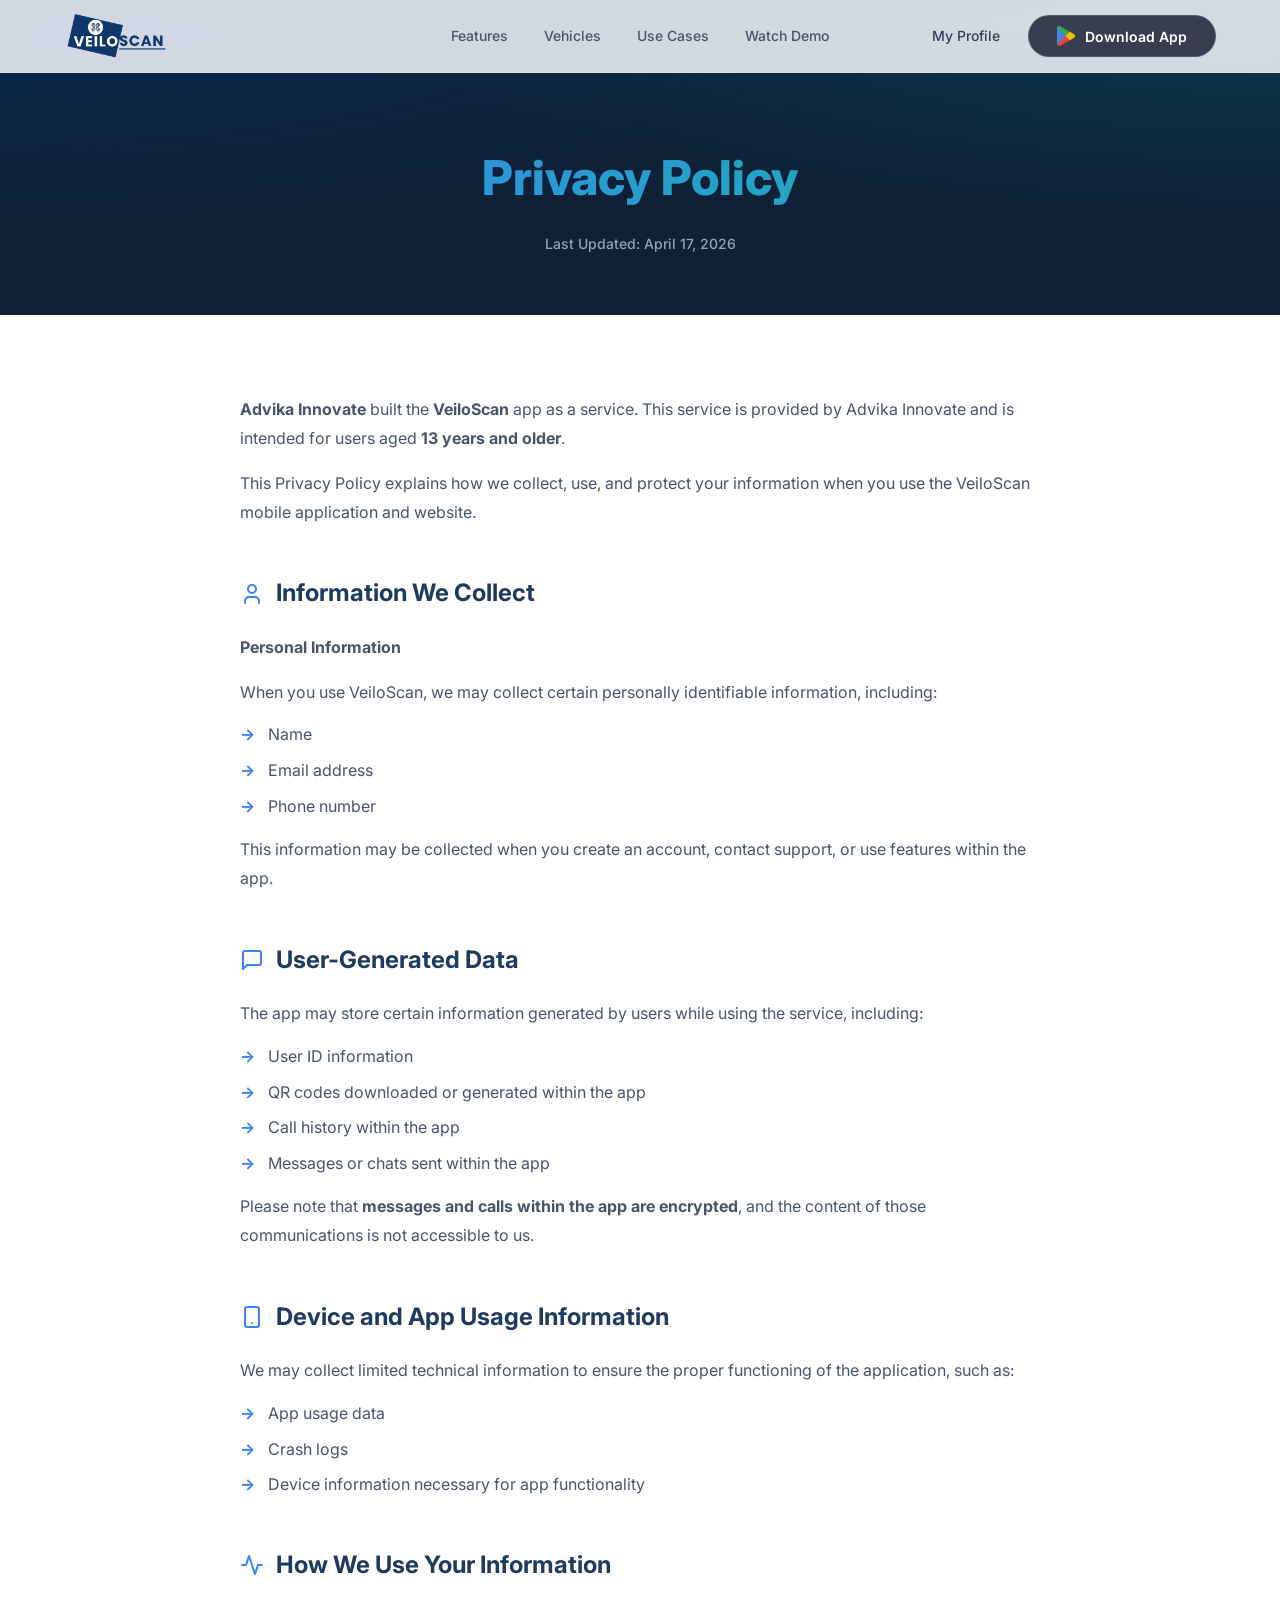
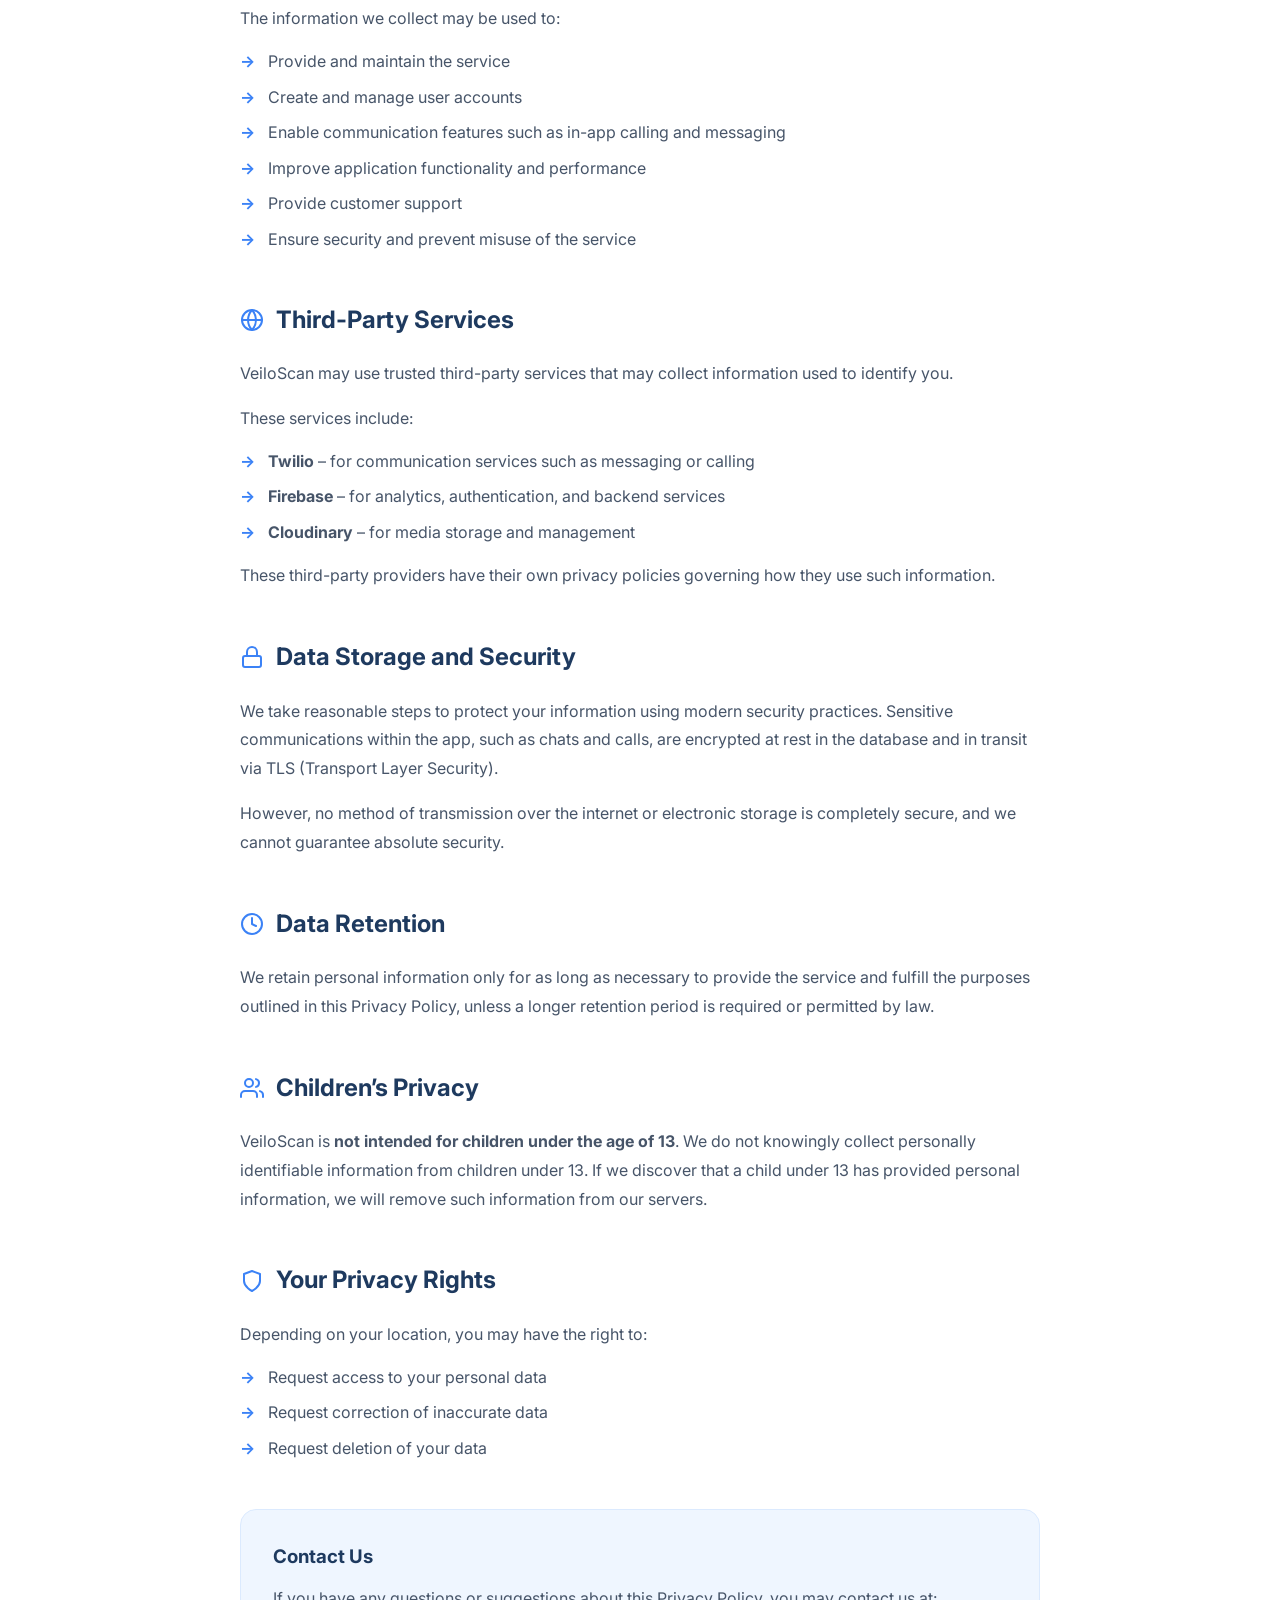
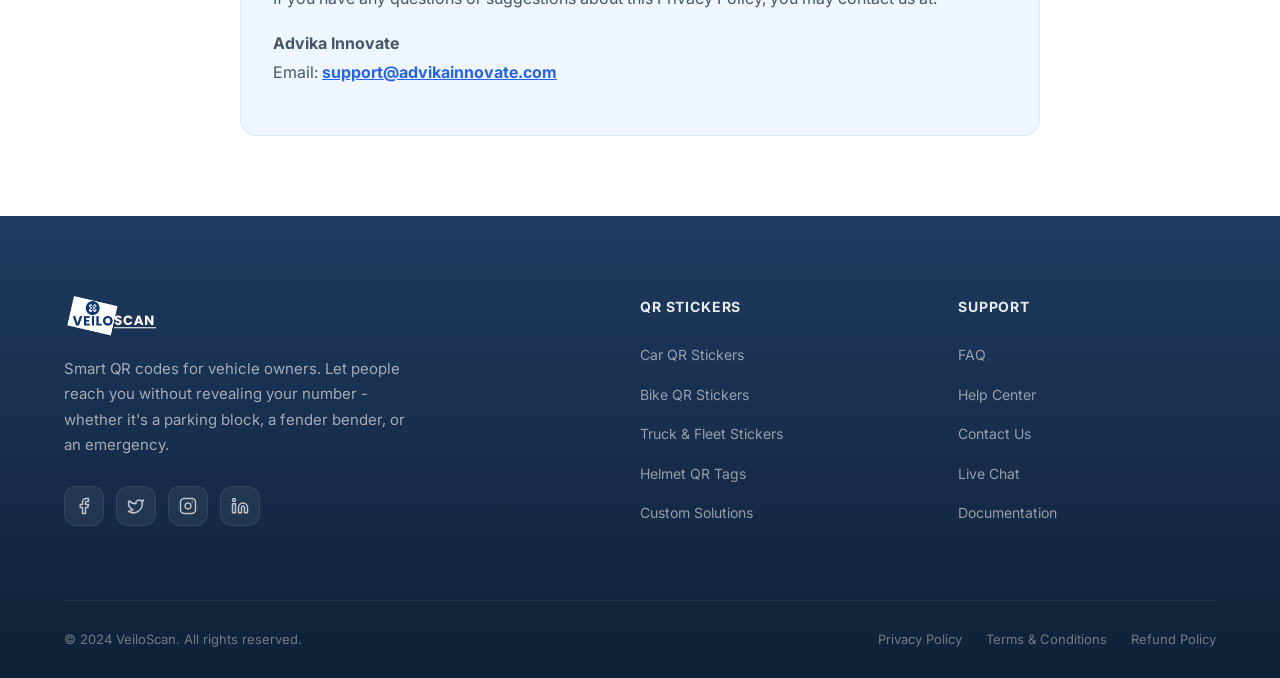
<file: privacy.html>
<!DOCTYPE html>
<html lang="en">

<head>
    <meta charset="UTF-8">
    <meta name="viewport" content="width=device-width, initial-scale=1.0">
    <title>Privacy Policy - VeiloScan</title>
    <meta name="description" content="Privacy Policy for VeiloScan mobile application and website.">
    <link rel="stylesheet" href="css/style.css">
    <script src="js/script.js" defer></script>
    <link rel="icon" href="https://veiloscan.com/favicon.ico" type="image/x-icon">
</head>

<body>

    <!-- ==================== HEADER ==================== -->
    <header class="header" id="header">
        <div class="header__inner">
            <a href="index.html" class="header__logo">
                <img src="assets/blue-logo.png" alt="VeiloScan">
            </a>

            <nav class="header__nav">
                <a href="index.html#features">Features</a>
                <a href="index.html#vehicles">Vehicles</a>
                <a href="index.html#use-cases">Use Cases</a>
                <a href="index.html#demo">Watch Demo</a>
            </nav>

            <div class="header__actions">
                <a href="https://call.veiloscan.com/" class="btn-signin">My Profile</a>
                <button class="btn-playstore" onclick="window.location.href='index.html#download'">
                    <img src="assets/playstore.png" alt="Play Store" class="btn-playstore__icon">
                    Download App
                </button>
            </div>

            <button class="header__hamburger" aria-label="Menu">
                <span></span><span></span><span></span>
            </button>
        </div>
    </header>

    <!-- ==================== HERO ==================== -->
    <section class="privacy-hero">
        <div class="container">
            <h1 class="privacy-hero__title">Privacy Policy</h1>
            <p class="privacy-hero__meta">Last Updated: April 17, 2026</p>
        </div>
    </section>

    <!-- ==================== CONTENT ==================== -->
    <section class="privacy-content">
        <div class="container">
            <div class="privacy-inner">
                
                <div class="privacy-section reveal">
                    <p class="privacy-text">
                        <strong>Advika Innovate</strong> built the <strong>VeiloScan</strong> app as a service. This service is provided by Advika Innovate and is intended for users aged <strong>13 years and older</strong>.
                    </p>
                    <p class="privacy-text">
                        This Privacy Policy explains how we collect, use, and protect your information when you use the VeiloScan mobile application and website.
                    </p>
                </div>

                <div class="privacy-section reveal">
                    <h2 class="privacy-section__title">
                        <svg xmlns="http://www.w3.org/2000/svg" viewBox="0 0 24 24" fill="none" stroke="currentColor" stroke-width="2" stroke-linecap="round" stroke-linejoin="round"><path d="M19 21v-2a4 4 0 0 0-4-4H9a4 4 0 0 0-4 4v2"></path><circle cx="12" cy="7" r="4"></circle></svg>
                        Information We Collect
                    </h2>
                    <h3 class="privacy-text"><strong>Personal Information</strong></h3>
                    <p class="privacy-text">When you use VeiloScan, we may collect certain personally identifiable information, including:</p>
                    <ul class="privacy-list">
                        <li>Name</li>
                        <li>Email address</li>
                        <li>Phone number</li>
                    </ul>
                    <p class="privacy-text">This information may be collected when you create an account, contact support, or use features within the app.</p>
                </div>

                <div class="privacy-section reveal">
                    <h2 class="privacy-section__title">
                        <svg xmlns="http://www.w3.org/2000/svg" viewBox="0 0 24 24" fill="none" stroke="currentColor" stroke-width="2" stroke-linecap="round" stroke-linejoin="round"><path d="M21 15a2 2 0 0 1-2 2H7l-4 4V5a2 2 0 0 1 2-2h14a2 2 0 0 1 2 2z"></path></svg>
                        User-Generated Data
                    </h2>
                    <p class="privacy-text">The app may store certain information generated by users while using the service, including:</p>
                    <ul class="privacy-list">
                        <li>User ID information</li>
                        <li>QR codes downloaded or generated within the app</li>
                        <li>Call history within the app</li>
                        <li>Messages or chats sent within the app</li>
                    </ul>
                    <p class="privacy-text">
                        Please note that <strong>messages and calls within the app are encrypted</strong>, and the content of those communications is not accessible to us.
                    </p>
                </div>

                <div class="privacy-section reveal">
                    <h2 class="privacy-section__title">
                        <svg xmlns="http://www.w3.org/2000/svg" viewBox="0 0 24 24" fill="none" stroke="currentColor" stroke-width="2" stroke-linecap="round" stroke-linejoin="round"><rect x="5" y="2" width="14" height="20" rx="2" ry="2"></rect><line x1="12" y1="18" x2="12.01" y2="18"></line></svg>
                        Device and App Usage Information
                    </h2>
                    <p class="privacy-text">We may collect limited technical information to ensure the proper functioning of the application, such as:</p>
                    <ul class="privacy-list">
                        <li>App usage data</li>
                        <li>Crash logs</li>
                        <li>Device information necessary for app functionality</li>
                    </ul>
                </div>

                <div class="privacy-section reveal">
                    <h2 class="privacy-section__title">
                        <svg xmlns="http://www.w3.org/2000/svg" viewBox="0 0 24 24" fill="none" stroke="currentColor" stroke-width="2" stroke-linecap="round" stroke-linejoin="round"><polyline points="22 12 18 12 15 21 9 3 6 12 2 12"></polyline></svg>
                        How We Use Your Information
                    </h2>
                    <p class="privacy-text">The information we collect may be used to:</p>
                    <ul class="privacy-list">
                        <li>Provide and maintain the service</li>
                        <li>Create and manage user accounts</li>
                        <li>Enable communication features such as in-app calling and messaging</li>
                        <li>Improve application functionality and performance</li>
                        <li>Provide customer support</li>
                        <li>Ensure security and prevent misuse of the service</li>
                    </ul>
                </div>

                <div class="privacy-section reveal">
                    <h2 class="privacy-section__title">
                        <svg xmlns="http://www.w3.org/2000/svg" viewBox="0 0 24 24" fill="none" stroke="currentColor" stroke-width="2" stroke-linecap="round" stroke-linejoin="round"><circle cx="12" cy="12" r="10"></circle><line x1="2" y1="12" x2="22" y2="12"></line><path d="M12 2a15.3 15.3 0 0 1 4 10 15.3 15.3 0 0 1-4 10 15.3 15.3 0 0 1-4-10 15.3 15.3 0 0 1 4-10z"></path></svg>
                        Third-Party Services
                    </h2>
                    <p class="privacy-text">VeiloScan may use trusted third-party services that may collect information used to identify you.</p>
                    <p class="privacy-text">These services include:</p>
                    <ul class="privacy-list">
                        <li><strong>Twilio</strong> – for communication services such as messaging or calling</li>
                        <li><strong>Firebase</strong> – for analytics, authentication, and backend services</li>
                        <li><strong>Cloudinary</strong> – for media storage and management</li>
                    </ul>
                    <p class="privacy-text">These third-party providers have their own privacy policies governing how they use such information.</p>
                </div>

                <div class="privacy-section reveal">
                    <h2 class="privacy-section__title">
                        <svg xmlns="http://www.w3.org/2000/svg" viewBox="0 0 24 24" fill="none" stroke="currentColor" stroke-width="2" stroke-linecap="round" stroke-linejoin="round"><rect x="3" y="11" width="18" height="11" rx="2" ry="2"></rect><path d="M7 11V7a5 5 0 0 1 10 0v4"></path></svg>
                        Data Storage and Security
                    </h2>
                    <p class="privacy-text">
                        We take reasonable steps to protect your information using modern security practices.
                        Sensitive communications within the app, such as chats and calls, are encrypted at rest in the database and in transit via TLS (Transport Layer Security).
                    </p>
                    <p class="privacy-text">
                        However, no method of transmission over the internet or electronic storage is completely secure, and we cannot guarantee absolute security.
                    </p>
                </div>

                <div class="privacy-section reveal">
                    <h2 class="privacy-section__title">
                        <svg xmlns="http://www.w3.org/2000/svg" viewBox="0 0 24 24" fill="none" stroke="currentColor" stroke-width="2" stroke-linecap="round" stroke-linejoin="round"><circle cx="12" cy="12" r="10"></circle><polyline points="12 6 12 12 16 14"></polyline></svg>
                        Data Retention
                    </h2>
                    <p class="privacy-text">
                        We retain personal information only for as long as necessary to provide the service and fulfill the purposes outlined in this Privacy Policy, unless a longer retention period is required or permitted by law.
                    </p>
                </div>

                <div class="privacy-section reveal">
                    <h2 class="privacy-section__title">
                        <svg xmlns="http://www.w3.org/2000/svg" viewBox="0 0 24 24" fill="none" stroke="currentColor" stroke-width="2" stroke-linecap="round" stroke-linejoin="round"><path d="M17 21v-2a4 4 0 0 0-4-4H5a4 4 0 0 0-4 4v2"></path><circle cx="9" cy="7" r="4"></circle><path d="M23 21v-2a4 4 0 0 0-3-3.87"></path><path d="M16 3.13a4 4 0 0 1 0 7.75"></path></svg>
                        Children’s Privacy
                    </h2>
                    <p class="privacy-text">
                        VeiloScan is <strong>not intended for children under the age of 13</strong>.
                        We do not knowingly collect personally identifiable information from children under 13. If we discover that a child under 13 has provided personal information, we will remove such information from our servers.
                    </p>
                </div>

                <div class="privacy-section reveal">
                    <h2 class="privacy-section__title">
                        <svg xmlns="http://www.w3.org/2000/svg" viewBox="0 0 24 24" fill="none" stroke="currentColor" stroke-width="2" stroke-linecap="round" stroke-linejoin="round"><path d="M12 22s8-4 8-10V5l-8-3-8 3v7c0 6 8 10 8 10z"></path></svg>
                        Your Privacy Rights
                    </h2>
                    <p class="privacy-text">Depending on your location, you may have the right to:</p>
                    <ul class="privacy-list">
                        <li>Request access to your personal data</li>
                        <li>Request correction of inaccurate data</li>
                        <li>Request deletion of your data</li>
                    </ul>
                </div>

                <div class="privacy-section reveal">
                    <div class="privacy-contact-box">
                        <h3>Contact Us</h3>
                        <p class="privacy-text">
                            If you have any questions or suggestions about this Privacy Policy, you may contact us at:
                        </p>
                        <p class="privacy-text">
                            <strong>Advika Innovate</strong><br>
                            Email: <a href="mailto:support@advikainnovate.com" class="privacy-contact-link">support@advikainnovate.com</a>
                        </p>
                    </div>
                </div>

            </div>
        </div>
    </section>

    <!-- ==================== FOOTER ==================== -->
    <footer class="footer">
        <div class="container">
            <div class="footer__grid">
                <div>
                    <div class="footer__logo">
                        <img src="assets/white-logo.png" alt="VeiloScan">
                    </div>
                    <p class="footer__brand-desc">
                        Smart QR codes for vehicle owners. Let people reach you without revealing your number - whether
                        it's a parking block, a fender bender, or an emergency.
                    </p>
                    <div class="footer__socials">
                        <a href="#" class="footer__social-link" aria-label="Facebook">
                            <svg xmlns="http://www.w3.org/2000/svg" viewBox="0 0 24 24" fill="none"
                                stroke="currentColor" stroke-width="2" stroke-linecap="round" stroke-linejoin="round">
                                <path d="M18 2h-3a5 5 0 0 0-5 5v3H7v4h3v8h4v-8h3l1-4h-4V7a1 1 0 0 1 1-1h3z" />
                            </svg>
                        </a>
                        <a href="#" class="footer__social-link" aria-label="Twitter">
                            <svg xmlns="http://www.w3.org/2000/svg" viewBox="0 0 24 24" fill="none"
                                stroke="currentColor" stroke-width="2" stroke-linecap="round" stroke-linejoin="round">
                                <path
                                    d="M22 4s-.7 2.1-2 3.4c1.6 10-9.4 17.3-18 11.6 2.2.1 4.4-.6 6-2C3 15.5.5 9.6 3 5c2.2 2.6 5.6 4.1 9 4-.9-4.2 4-6.6 7-3.8 1.1 0 3-1.2 3-1.2z" />
                            </svg>
                        </a>
                        <a href="#" class="footer__social-link" aria-label="Instagram">
                            <svg xmlns="http://www.w3.org/2000/svg" viewBox="0 0 24 24" fill="none"
                                stroke="currentColor" stroke-width="2" stroke-linecap="round" stroke-linejoin="round">
                                <rect width="20" height="20" x="2" y="2" rx="5" ry="5" />
                                <path d="M16 11.37A4 4 0 1 1 12.63 8 4 4 0 0 1 16 11.37z" />
                                <line x1="17.5" x2="17.51" y1="6.5" y2="6.5" />
                            </svg>
                        </a>
                        <a href="#" class="footer__social-link" aria-label="LinkedIn">
                            <svg xmlns="http://www.w3.org/2000/svg" viewBox="0 0 24 24" fill="none"
                                stroke="currentColor" stroke-width="2" stroke-linecap="round" stroke-linejoin="round">
                                <path
                                    d="M16 8a6 6 0 0 1 6 6v7h-4v-7a2 2 0 0 0-2-2 2 2 0 0 0-2 2v7h-4v-7a6 6 0 0 1 6-6z" />
                                <rect width="4" height="12" x="2" y="9" />
                                <circle cx="4" cy="4" r="2" />
                            </svg>
                        </a>
                    </div>
                </div>
                <div>
                    <h4 class="footer__col-title">QR Stickers</h4>
                    <ul class="footer__links">
                        <li><a href="index.html#get-qr">Car QR Stickers</a></li>
                        <li><a href="index.html#get-qr">Bike QR Stickers</a></li>
                        <li><a href="index.html#get-qr">Truck &amp; Fleet Stickers</a></li>
                        <li><a href="#">Helmet QR Tags</a></li>
                        <li><a href="#">Custom Solutions</a></li>
                    </ul>
                </div>
                <div>
                    <h4 class="footer__col-title">Support</h4>
                    <ul class="footer__links">
                        <li><a href="#">FAQ</a></li>
                        <li><a href="#">Help Center</a></li>
                        <li><a href="#">Contact Us</a></li>
                        <li><a href="#">Live Chat</a></li>
                        <li><a href="#">Documentation</a></li>
                    </ul>
                </div>
            </div>

            <div class="footer__bottom">
                <div class="footer__copyright">© 2024 VeiloScan. All rights reserved.</div>
                <div class="footer__legal">
                    <a href="privacy.html">Privacy Policy</a>
                    <a href="#">Terms &amp; Conditions</a>
                    <a href="#">Refund Policy</a>
                </div>
            </div>
        </div>
    </footer>

</body>

</html>
</file>
<file: css/style.css>
/* ============================================
   VeiloScan — Design System & Global Styles
   ============================================ */

/* --- Google Fonts --- */
@import url('https://fonts.googleapis.com/css2?family=Inter:wght@300;400;500;600;700;800;900&display=swap');

/* --- CSS Custom Properties (Design Tokens) --- */
:root {
  /* Primary Palette — Blue */
  --blue-50:  #eff6ff;
  --blue-100: #dbeafe;
  --blue-200: #bfdbfe;
  --blue-300: #93c5fd;
  --blue-400: #60a5fa;
  --blue-500: #3b82f6;
  --blue-600: #2563eb;
  --blue-700: #1d4ed8;
  --blue-800: #1e40af;
  --blue-900: #1e3a5f;
  --blue-950: #0f2137;

  /* Accent — Teal */
  --teal-400: #2dd4bf;
  --teal-500: #14b8a6;
  --teal-600: #0d9488;

  /* Neutrals */
  --white:    #ffffff;
  --gray-50:  #f8fafc;
  --gray-100: #f1f5f9;
  --gray-200: #e2e8f0;
  --gray-300: #cbd5e1;
  --gray-400: #94a3b8;
  --gray-500: #64748b;
  --gray-600: #475569;
  --gray-700: #334155;
  --gray-800: #1e293b;
  --gray-900: #0f172a;

  /* Gradients */
  --gradient-primary: linear-gradient(135deg, var(--blue-600), var(--blue-800));
  --gradient-hero: linear-gradient(160deg, var(--blue-50) 0%, var(--white) 40%, var(--blue-100) 100%);
  --gradient-accent: linear-gradient(135deg, var(--blue-500), var(--teal-500));
  --gradient-card: linear-gradient(135deg, rgba(255,255,255,0.9), rgba(255,255,255,0.6));
  --gradient-footer: linear-gradient(180deg, var(--blue-900), var(--blue-950));

  /* Shadows */
  --shadow-sm:  0 1px 2px rgba(15, 23, 42, 0.04);
  --shadow-md:  0 4px 12px rgba(15, 23, 42, 0.06);
  --shadow-lg:  0 8px 30px rgba(15, 23, 42, 0.08);
  --shadow-xl:  0 16px 48px rgba(15, 23, 42, 0.12);
  --shadow-glow: 0 0 40px rgba(59, 130, 246, 0.15);
  --shadow-card-hover: 0 20px 60px rgba(15, 23, 42, 0.12), 0 0 0 1px rgba(59, 130, 246, 0.08);

  /* Typography */
  --font-family: 'Inter', -apple-system, BlinkMacSystemFont, 'Segoe UI', sans-serif;

  /* Sizing */
  --container-max: 1200px;
  --radius-sm: 8px;
  --radius-md: 12px;
  --radius-lg: 16px;
  --radius-xl: 24px;
  --radius-full: 9999px;

  /* Animation Specific */
  --road-surface-height: 40px;

  /* Transitions */
  --ease-out: cubic-bezier(0.16, 1, 0.3, 1);
  --ease-spring: cubic-bezier(0.34, 1.56, 0.64, 1);
  --transition-fast: 0.2s var(--ease-out);
  --transition-base: 0.35s var(--ease-out);
  --transition-slow: 0.6s var(--ease-out);
}


/* ============================================
   Reset & Base
   ============================================ */
*, *::before, *::after {
  box-sizing: border-box;
  margin: 0;
  padding: 0;
}

html {
  scroll-behavior: smooth;
  -webkit-font-smoothing: antialiased;
  -moz-osx-font-smoothing: grayscale;
}

body {
  font-family: var(--font-family);
  color: var(--gray-800);
  background: var(--gray-50);
  line-height: 1.6;
  overflow-x: hidden;
}

img { max-width: 100%; display: block; }
a   { text-decoration: none; color: inherit; }
button {
  font-family: inherit;
  cursor: pointer;
  border: none;
  background: none;
}
ul { list-style: none; }


/* ============================================
   Utility / Layout
   ============================================ */
.container {
  width: 100%;
  max-width: var(--container-max);
  margin: 0 auto;
  padding: 0 24px;
}

.sr-only {
  position: absolute;
  width: 1px; height: 1px;
  padding: 0; margin: -1px;
  overflow: hidden;
  clip: rect(0,0,0,0);
  white-space: nowrap;
  border: 0;
}


/* ============================================
   Scroll-Reveal Animations
   ============================================ */
.reveal {
  opacity: 0;
  transform: translateY(32px);
  transition: opacity 0.7s var(--ease-out), transform 0.7s var(--ease-out);
}
.reveal.visible {
  opacity: 1;
  transform: translateY(0);
}

.reveal-left {
  opacity: 0;
  transform: translateX(-40px);
  transition: opacity 0.7s var(--ease-out), transform 0.7s var(--ease-out);
}
.reveal-left.visible {
  opacity: 1;
  transform: translateX(0);
}

.reveal-right {
  opacity: 0;
  transform: translateX(40px);
  transition: opacity 0.7s var(--ease-out), transform 0.7s var(--ease-out);
}
.reveal-right.visible {
  opacity: 1;
  transform: translateX(0);
}

.reveal-scale {
  opacity: 0;
  transform: scale(0.92);
  transition: opacity 0.7s var(--ease-out), transform 0.7s var(--ease-out);
}
.reveal-scale.visible {
  opacity: 1;
  transform: scale(1);
}

/* Stagger children — supports up to 8 items */
.stagger-children .reveal:nth-child(1) { transition-delay: 0.04s; }
.stagger-children .reveal:nth-child(2) { transition-delay: 0.10s; }
.stagger-children .reveal:nth-child(3) { transition-delay: 0.16s; }
.stagger-children .reveal:nth-child(4) { transition-delay: 0.22s; }
.stagger-children .reveal:nth-child(5) { transition-delay: 0.28s; }
.stagger-children .reveal:nth-child(6) { transition-delay: 0.34s; }
.stagger-children .reveal:nth-child(7) { transition-delay: 0.40s; }
.stagger-children .reveal:nth-child(8) { transition-delay: 0.46s; }

/* Reveal + subtle rotation twist */
.reveal-rotate {
  opacity: 0;
  transform: translateY(28px) rotate(2deg);
  transition: opacity 0.65s var(--ease-out), transform 0.65s var(--ease-out);
}
.reveal-rotate.visible {
  opacity: 1;
  transform: translateY(0) rotate(0);
}


/* ============================================
   Keyframe Animations
   ============================================ */
@keyframes fadeInUp {
  from { opacity: 0; transform: translateY(30px); }
  to   { opacity: 1; transform: translateY(0); }
}

@keyframes fadeIn {
  from { opacity: 0; }
  to   { opacity: 1; }
}

@keyframes float {
  0%, 100% { transform: translateY(0px); }
  50%      { transform: translateY(-12px); }
}

@keyframes pulse-soft {
  0%, 100% { opacity: 1; }
  50%      { opacity: 0.6; }
}

@keyframes shimmer {
  0%   { background-position: -200% center; }
  100% { background-position: 200% center; }
}

@keyframes gradient-shift {
  0%   { background-position: 0% 50%; }
  50%  { background-position: 100% 50%; }
  100% { background-position: 0% 50%; }
}

@keyframes slide-in-right {
  from { opacity: 0; transform: translateX(24px); }
  to   { opacity: 1; transform: translateX(0); }
}

@keyframes blob-morph {
  0%, 100% { border-radius: 60% 40% 30% 70% / 60% 30% 70% 40%; }
  50%      { border-radius: 30% 60% 70% 40% / 50% 60% 30% 60%; }
}

@keyframes counter-up {
  from { opacity: 0; transform: translateY(16px); }
  to   { opacity: 1; transform: translateY(0); }
}


/* ============================================
   Header / Navbar
   ============================================ */
.header {
  position: fixed;
  top: 0; left: 0; right: 0;
  z-index: 100;
  background: rgba(255, 255, 255, 0.82);
  backdrop-filter: blur(20px) saturate(180%);
  -webkit-backdrop-filter: blur(20px) saturate(180%);
  border-bottom: 1px solid rgba(226, 232, 240, 0.6);
  transition: box-shadow var(--transition-base), background var(--transition-base);
}

.header.scrolled {
  box-shadow: var(--shadow-md);
  background: rgba(255, 255, 255, 0.95);
}

.header__inner {
  display: grid;
  grid-template-columns: minmax(150px, 1fr) auto minmax(150px, 1fr);
  align-items: center;
  height: 72px;
  width: 100%;
  padding: 0 5%; /* Fluid padding for better screen fit */
  margin: 0 auto;
}

.header__logo {
  grid-column: 1;
  justify-self: start;
  display: flex;
  align-items: center;
  gap: 10px;
  height: 44px;
}

.header__logo img {
  height: 100%;
  object-fit: contain;
}

.header__nav {
  grid-column: 2;
  justify-self: center;
  display: flex;
  align-items: center;
  gap: 36px;
}

.header__nav a {
  font-size: 14px;
  font-weight: 500;
  color: var(--gray-600);
  position: relative;
  padding: 4px 0;
  transition: color var(--transition-fast);
}

.header__nav a::after {
  content: '';
  position: absolute;
  bottom: -2px; left: 0;
  width: 0; height: 2px;
  background: var(--gradient-accent);
  border-radius: 2px;
  transition: width var(--transition-base);
}

.header__nav a:hover,
.header__nav a.active {
  color: var(--blue-600);
}

.header__nav a:hover::after,
.header__nav a.active::after {
  width: 100%;
}

.header__actions {
  grid-column: 3;
  justify-self: end;
  display: flex;
  align-items: center;
  gap: 12px;
}

.btn-signin {
  font-size: 14px;
  font-weight: 500;
  color: var(--gray-700);
  padding: 8px 16px;
  border-radius: var(--radius-md);
  transition: color var(--transition-fast), background var(--transition-fast);
}

.btn-signin:hover {
  color: var(--blue-600);
  background: var(--blue-50);
}

.btn-primary {
  display: inline-flex;
  align-items: center;
  gap: 8px;
  font-size: 14px;
  font-weight: 600;
  color: var(--white);
  padding: 10px 24px;
  border-radius: var(--radius-full);
  background: var(--gradient-accent);
  background-size: 200% 200%;
  box-shadow: 0 2px 12px rgba(59, 130, 246, 0.25);
  transition: transform var(--transition-fast), box-shadow var(--transition-fast), background-position 0.6s ease;
}

.btn-primary:hover {
  transform: translateY(-2px);
  box-shadow: 0 6px 24px rgba(59, 130, 246, 0.35);
  background-position: 100% 0;
}

.btn-primary:active {
  transform: translateY(0) scale(0.97);
}

.btn-secondary {
  display: inline-flex;
  align-items: center;
  gap: 8px;
  font-size: 15px;
  font-weight: 600;
  color: var(--gray-700);
  padding: 14px 32px;
  border-radius: var(--radius-full);
  border: 2px solid var(--gray-200);
  background: var(--white);
  transition: all var(--transition-fast);
}

.btn-secondary:hover {
  border-color: var(--blue-400);
  color: var(--blue-600);
  box-shadow: 0 4px 16px rgba(59, 130, 246, 0.12);
  transform: translateY(-2px);
}

.btn-secondary:active {
  transform: translateY(0);
}

/* Store Buttons */
.btn-store {
  display: inline-flex;
  align-items: center;
  gap: 14px;
  padding: 14px 28px;
  border-radius: var(--radius-md);
  font-weight: 600;
  font-size: 15px;
  transition: all var(--transition-base);
  background: var(--white);
  color: var(--gray-800);
  border: 1px solid var(--gray-200);
  box-shadow: var(--shadow-sm);
}

.btn-store__logo {
  height: 24px;
  width: auto;
  object-fit: contain;
  vertical-align: middle;
}

.btn-play .btn-store__logo {
  height: 40px; /* Official store badges need more height to be legible */
}

.btn-store:hover {
  transform: translateY(-2px);
  box-shadow: var(--shadow-md);
  border-color: var(--blue-400);
  color: var(--blue-600);
}

/* Specific style for Play Store to show only the badge image */
.btn-play {
  background: transparent !important;
  border: none !important;
  box-shadow: none !important;
  padding: 0 !important;
}

.btn-play:hover {
  transform: scale(1.05); /* Subtle scale is enough for image-only buttons */
  background: transparent !important;
}





/* Mobile hamburger — hidden on desktop */
.header__hamburger {
  display: none;
  flex-direction: column;
  gap: 5px;
  background: none;
  border: none;
  cursor: pointer;
  padding: 4px;
}

.btn-playstore {
  display: inline-flex;
  align-items: center;
  justify-content: center;
  gap: 10px;
  background: rgba(15, 23, 42, 0.82);
  backdrop-filter: blur(12px);
  -webkit-backdrop-filter: blur(12px);
  color: var(--white);
  padding: 10px 28px;
  border-radius: var(--radius-full);
  font-weight: 600;
  font-size: 14px;
  border: 1px solid rgba(255,255,255,0.15);
  box-shadow: var(--shadow-sm);
  transition: all var(--transition-fast);
}

.btn-playstore:hover {
  background: rgba(15, 23, 42, 1);
  transform: translateY(-2px);
  box-shadow: var(--shadow-md);
  border-color: rgba(255,255,255,0.4);
}

.btn-playstore:active {
  transform: translateY(0) scale(0.98);
}

.btn-playstore__icon {
  height: 20px;
  width: auto;
  object-fit: contain;
}



.header__hamburger span {
  display: block;
  width: 22px;
  height: 2px;
  background: var(--gray-700);
  border-radius: 2px;
  transition: all var(--transition-fast);
}


/* ============================================
   Hero Section
   ============================================ */
.hero {
  position: relative;
  min-height: 100vh;
  display: flex;
  align-items: center;
  /*
    Clean deep-blue vignette — not too dark, not too electric.
    Radial pulls the centre lighter so content pops.
    The canvas particle system layered on top provides all the motion.
  */
  background:
    radial-gradient(ellipse 120% 80% at 50% 40%,
      #1e4fad 0%,
      #163e96 35%,
      #0f2d78 65%,
      #0c2260 100%);
  overflow: hidden;
}

.hero__blob { display: none; }

/* ── Hero Road / Car Scene ── */
.hero-road {
  position: absolute;
  bottom: 0;
  left: 0;
  width: 100%;
  height: 120px;
  z-index: 2;
  pointer-events: none;
  overflow: visible; /* Allow background elements like tall buildings to stand out */
}

/* Road surface */
.hero-road__surface {
  position: absolute;
  bottom: 0;
  left: 0;
  width: 100%;
  height: var(--road-surface-height);
  background: rgba(0, 0, 0, 0.25);
  border-top: 2px solid rgba(255, 255, 255, 0.12);
}

/* Animated dashes (road markings) */
@keyframes dash-move {
  from { background-position: 0 0; }
  to   { background-position: -60px 0; }
}

.hero-road__dashes {
  position: absolute;
  top: 50%;
  left: 0;
  width: 100%;
  height: 3px;
  transform: translateY(-50%);
  background: repeating-linear-gradient(
    90deg,
    rgba(255,255,255,0.35) 0px,
    rgba(255,255,255,0.35) 30px,
    transparent 30px,
    transparent 60px
  );
  animation: dash-move 0.4s linear infinite;
}

/* Background Scenery (Trees / Traffic Light) */
.hero-road__scenery {
  position: absolute;
  bottom: var(--road-surface-height); /* rest exactly on top of the road surface */
  left: 0;
  width: 100vw;
  height: 200px;
  z-index: 1; /* Behind the car */
  pointer-events: none;
  overflow: hidden;
}

@keyframes scenery-pass {
  0%   { transform: translateX(100vw); }
  60%  { transform: translateX(-300px); }
  100% { transform: translateX(-300px); } /* Offscreen pause creates natural spacing */
}

.scenery-item {
  position: absolute;
  bottom: 0;
  left: 0;
  will-change: transform;
  animation: scenery-pass linear infinite;
  animation-fill-mode: both; /* Prevents item from sitting visible before delay finishes */
  opacity: 0.9;
}

.scenery-item img {
  width: auto;
  height: 100%;
  object-fit: contain;
  vertical-align: bottom;
}

/* Foreground - Traffic Light */
.traffic-light {
  height: 80px;
  animation-duration: 9s; 
  animation-delay: 2s;
  opacity: 0.85; /* Slightly blend in */
}

/* Midground - Building 1 */
.building-1 {
  height: 90px;
  animation-duration: 12s;
  animation-delay: 0s;
  opacity: 0.6;
}

/* Background - Building 2 (slowest/furthest) */
.building-2 {
  height: 60px;
  animation-duration: 17s;
  animation-delay: 4s;
  opacity: 0.4;
}

/* Mixed Background - Tree */
.tree {
  height: 70px;
  animation-duration: 15s;
  animation-delay: 6s;
  opacity: 0.6;
}

/* Car */
.hero-road__car {
  position: absolute;
  bottom: 22px;
  left: 5vw;
  transform: translateX(0);
  width: 180px;
  height: auto;
  filter: drop-shadow(0 4px 12px rgba(0,0,0,0.3));
  z-index: 3;
}

.car-body-img {
  display: block;
  width: 100%;
  height: auto;
  animation: car-bounce 0.6s ease-in-out infinite;
}

.car-headlight-glow {
  position: absolute;
  top: 0;
  left: 0;
  width: 100%;
  height: 100%;
  pointer-events: none;
  animation: car-bounce 0.6s ease-in-out infinite;
  z-index: 2;
}

/* Subtle bounce */
@keyframes car-bounce {
  0%, 100% { transform: translateY(0); }
  50%      { transform: translateY(-3px); }
}

/* Speed lines trailing the car */
@keyframes wind-trail {
  0%   { transform: translateX(0); opacity: 0.6; }
  100% { transform: translateX(-150px); opacity: 0; }
}

.hero-road__speedlines {
  position: absolute;
  top: 15px;
  left: -20px;
  width: 150px;
  height: 35px;
  z-index: 1; /* Under the SVG */
}

.hero-road__speedlines span {
  position: absolute;
  height: 2px;
  border-radius: 2px;
  background: rgba(255, 255, 255, 0.4);
  animation: wind-trail 0.8s linear infinite;
  opacity: 0;
}

.hero-road__speedlines span:nth-child(1) { width: 40px; top: 5px;  animation-delay: 0.0s; }
.hero-road__speedlines span:nth-child(2) { width: 25px; top: 15px; animation-delay: 0.3s; }
.hero-road__speedlines span:nth-child(3) { width: 50px; top: 25px; animation-delay: 0.1s; }
.hero-road__speedlines span:nth-child(4) { width: 30px; top: 8px;  animation-delay: 0.5s; }
.hero-road__speedlines span:nth-child(5) { width: 45px; top: 30px; animation-delay: 0.7s; }

/* Dust particles behind wheels */
@keyframes dust-trail {
  0%   { transform: translate(0, 0) scale(0.5); opacity: 0.4; }
  100% { transform: translate(-100px, -15px) scale(2); opacity: 0; }
}

.hero-road__dust {
  position: absolute;
  bottom: 0;
  left: -10px;
  width: 100px;
  height: 30px;
  z-index: 1;
}

.hero-road__dust span {
  position: absolute;
  width: 5px;
  height: 5px;
  border-radius: 50%;
  background: rgba(255, 255, 255, 0.2);
  bottom: 5px; left: 30px; /* Spawn point near rear wheel */
  animation: dust-trail 1s ease-out infinite;
  opacity: 0;
}

.hero-road__dust span:nth-child(1) { animation-delay: 0.0s; }
.hero-road__dust span:nth-child(2) { animation-delay: 0.15s; }
.hero-road__dust span:nth-child(3) { animation-delay: 0.3s; }
.hero-road__dust span:nth-child(4) { animation-delay: 0.45s; }
.hero-road__dust span:nth-child(5) { animation-delay: 0.6s; }
.hero-road__dust span:nth-child(6) { animation-delay: 0.75s; }
.hero-road__dust span:nth-child(7) { animation-delay: 0.9s; }
.hero-road__dust span:nth-child(8) { animation-delay: 0.25s; }

@media (max-width: 768px) {
  :root {
    --road-surface-height: 30px;
  }
  .hero-road { height: 100px; }
  .hero-road__car { width: 120px; bottom: 12px; }
  .hero-road__surface { height: var(--road-surface-height); }
}

.hero__inner {
  position: relative;
  z-index: 2;
  text-align: center;
  max-width: 800px;
  margin: 0 auto;
  padding: 80px 0 60px;
}

.hero__badge {
  display: inline-flex;
  align-items: center;
  gap: 8px;
  background: rgba(255, 255, 255, 0.08);
  border: 1px solid rgba(255, 255, 255, 0.15);
  color: rgba(255, 255, 255, 0.9);
  font-size: 13px;
  font-weight: 600;
  padding: 8px 20px;
  border-radius: var(--radius-full);
  margin-bottom: 28px;
  backdrop-filter: blur(6px);
  animation: fadeInUp 0.6s var(--ease-out) both;
}

.hero__badge-dot {
  width: 7px; height: 7px;
  border-radius: 50%;
  background: var(--teal-400);
  box-shadow: 0 0 6px var(--teal-400);
  animation: pulse-soft 2s ease-in-out infinite;
}

.hero__title {
  font-size: clamp(38px, 5.5vw, 68px);
  font-weight: 800;
  line-height: 1.08;
  color: var(--white);
  margin-bottom: 24px;
  letter-spacing: -0.03em;
  text-shadow: 0 2px 40px rgba(0, 0, 0, 0.3);
  animation: fadeInUp 0.7s var(--ease-out) 0.1s both;
}

.hero__title-accent {
  background: var(--gradient-accent);
  -webkit-background-clip: text;
  background-clip: text;
  -webkit-text-fill-color: transparent;
}

.hero__subtitle {
  font-size: clamp(16px, 2vw, 19px);
  color: rgba(255, 255, 255, 0.72);
  line-height: 1.75;
  max-width: 600px;
  margin: 0 auto 40px;
  animation: fadeInUp 0.7s var(--ease-out) 0.2s both;
}

.hero__cta {
  display: flex;
  flex-wrap: wrap;
  gap: 16px;
  justify-content: center;
  animation: fadeInUp 0.7s var(--ease-out) 0.3s both;
}

.hero__cta .btn-primary {
  font-size: 16px;
  padding: 16px 36px;
}

/* Glass secondary button variant for dark hero background */
.hero__cta .btn-secondary {
  color: rgba(255, 255, 255, 0.9);
  background: rgba(255, 255, 255, 0.08);
  border-color: rgba(255, 255, 255, 0.2);
  backdrop-filter: blur(8px);
  font-size: 16px;
  padding: 16px 36px;
}

.hero__cta .btn-secondary:hover {
  background: rgba(255, 255, 255, 0.15);
  border-color: rgba(255, 255, 255, 0.4);
  color: var(--white);
  box-shadow: 0 4px 20px rgba(0, 0, 0, 0.2);
  transform: translateY(-2px);
}


/* ============================================
   Feature Cards Section
   ============================================ */
.features {
  padding: 100px 0;
  background: var(--white);
  position: relative;
}

.section-header {
  text-align: center;
  margin-bottom: 64px;
}

.section-label {
  display: inline-flex;
  align-items: center;
  gap: 12px;
  font-size: 13px;
  font-weight: 700;
  text-transform: uppercase;
  letter-spacing: 0.12em;
  color: var(--blue-600);
  margin-bottom: 16px;
}

.section-label::before,
.section-label::after {
  content: '';
  width: 32px;
  height: 2px;
  background: var(--gradient-accent);
  border-radius: 2px;
  flex-shrink: 0;
}

.section-title {
  font-size: clamp(28px, 4vw, 42px);
  font-weight: 800;
  color: var(--gray-900);
  letter-spacing: -0.02em;
  margin-bottom: 16px;
  line-height: 1.2;
}

.section-subtitle {
  font-size: 17px;
  color: var(--gray-500);
  max-width: 520px;
  margin: 0 auto;
  line-height: 1.7;
}

.features__grid {
  display: grid;
  grid-template-columns: repeat(3, 1fr);
  gap: 28px;
}

.feature-card {
  position: relative;
  background: var(--white);
  border-radius: var(--radius-xl);
  padding: 40px 32px;
  border: 1px solid var(--gray-100);
  box-shadow: var(--shadow-sm);
  transition: all var(--transition-base);
  overflow: hidden;
}

.feature-card::before {
  content: '';
  position: absolute;
  top: 0; left: 0; right: 0;
  height: 3px;
  background: var(--gradient-accent);
  transform: scaleX(0);
  transform-origin: left;
  transition: transform var(--transition-base);
}

.feature-card:hover::before {
  transform: scaleX(1);
}

.feature-card:hover {
  transform: translateY(-6px);
  box-shadow: var(--shadow-card-hover);
  border-color: transparent;
}

.feature-card__icon {
  width: 56px; height: 56px;
  border-radius: var(--radius-lg);
  display: flex;
  align-items: center;
  justify-content: center;
  margin-bottom: 24px;
  transition: transform var(--transition-base);
}

.feature-card:hover .feature-card__icon {
  transform: scale(1.08);
}

.feature-card__icon--blue {
  background: linear-gradient(135deg, var(--blue-500), var(--blue-700));
  box-shadow: 0 4px 16px rgba(37, 99, 235, 0.25);
}

.feature-card__icon--teal {
  background: linear-gradient(135deg, var(--teal-500), var(--blue-600));
  box-shadow: 0 4px 16px rgba(20, 184, 166, 0.25);
}

.feature-card__icon--dark {
  background: linear-gradient(135deg, var(--blue-700), var(--blue-900));
  box-shadow: 0 4px 16px rgba(30, 64, 175, 0.25);
}

.feature-card__icon svg {
  width: 26px; height: 26px;
  color: var(--white);
  stroke: currentColor;
  fill: none;
}

.feature-card__title {
  font-size: 20px;
  font-weight: 700;
  color: var(--gray-900);
  margin-bottom: 12px;
}

.feature-card__desc {
  font-size: 15px;
  color: var(--gray-500);
  line-height: 1.7;
  margin-bottom: 20px;
}

.feature-card__stat {
  display: inline-flex;
  align-items: center;
  gap: 6px;
  font-size: 13px;
  font-weight: 600;
  color: var(--blue-600);
}

.feature-card__stat-dot {
  width: 6px; height: 6px;
  border-radius: 50%;
  background: var(--blue-500);
}


/* ============================================
   Stats Section
   ============================================ */
.stats {
  padding: 80px 0;
  background: var(--gradient-primary);
  position: relative;
  overflow: hidden;
}

.stats::before {
  content: '';
  position: absolute;
  width: 400px; height: 400px;
  background: rgba(255,255,255,0.04);
  border-radius: 50%;
  top: -200px; right: -100px;
}

.stats::after {
  content: '';
  position: absolute;
  width: 300px; height: 300px;
  background: rgba(255,255,255,0.03);
  border-radius: 50%;
  bottom: -150px; left: -80px;
}

.stats__grid {
  display: grid;
  grid-template-columns: repeat(4, 1fr);
  gap: 40px;
  position: relative;
  z-index: 2;
}

.stat-item {
  text-align: center;
}

.stat-item__number {
  font-size: clamp(32px, 4vw, 48px);
  font-weight: 800;
  color: var(--white);
  line-height: 1;
  margin-bottom: 8px;
  letter-spacing: -0.02em;
}

.stat-item__label {
  font-size: 14px;
  font-weight: 500;
  color: rgba(255, 255, 255, 0.7);
  text-transform: uppercase;
  letter-spacing: 0.05em;
}


/* ============================================
   Vehicle Types Section
   ============================================ */
.vehicle-types {
  padding: 100px 0;
  background: var(--gray-50);
}

.vehicle-types__grid {
  display: grid;
  grid-template-columns: repeat(3, 1fr);
  gap: 28px;
}

.vehicle-card {
  position: relative;
  border-radius: var(--radius-xl);
  padding: 40px 32px;
  overflow: hidden;
  transition: all var(--transition-base);
}

.vehicle-card:hover {
  transform: translateY(-4px);
  box-shadow: var(--shadow-xl);
}

.vehicle-card--car {
  background: linear-gradient(160deg, var(--blue-50), rgba(219, 234, 254, 0.5));
  border: 1px solid rgba(59, 130, 246, 0.1);
}

.vehicle-card--bike {
  background: linear-gradient(160deg, #f0fdfa, rgba(204, 251, 241, 0.4));
  border: 1px solid rgba(20, 184, 166, 0.1);
}

.vehicle-card--truck {
  background: linear-gradient(160deg, var(--blue-50), rgba(191, 219, 254, 0.4));
  border: 1px solid rgba(37, 99, 235, 0.1);
}

.vehicle-card__content {
  position: relative;
  z-index: 2;
}

/* Icon container — compact, same region as before */
.vehicle-card__icon {
  width: 52px; height: 54px;
  margin-bottom: 20px;
  position: relative;
  color: var(--blue-600);
}

/* Per-vehicle color — set on the icon, everything inside inherits */
.vehicle-card--bike  .vehicle-card__icon { color: var(--teal-500); }
.vehicle-card--truck .vehicle-card__icon { color: var(--blue-700); }

/* ── Mini road scene ── */
.vcard-scene {
  position: relative;
  width: 100%;
  height: 100%;
  display: flex;
  align-items: flex-end;
  justify-content: center;
  overflow: visible;
}

/* Vehicle SVG — gentle hover-bob */
.vcard-vehicle {
  width: 44px;
  height: auto;
  position: relative;
  z-index: 2;
  animation: vcard-bob 1.4s ease-in-out infinite;
  flex-shrink: 0;
  /* stroke reads from parent color */
}

@keyframes vcard-bob {
  0%, 100% { transform: translateY(0);    }
  50%       { transform: translateY(-3px); }
}

/* Road strip — same color as vehicle (low opacity) */
.vcard-road {
  position: absolute;
  bottom: 0;
  left: -4px; right: -4px;
  height: 4px;
  background: currentColor;
  opacity: 0.12;
  border-radius: 2px;
  overflow: hidden;
}

/* Scrolling centre dashes — inherit vehicle color */
.vcard-road__dash {
  position: absolute;
  top: 50%; left: 0;
  transform: translateY(-50%);
  height: 2px;
  width: 200%;
  opacity: 0.7;
  background: repeating-linear-gradient(
    90deg,
    currentColor 0px, currentColor 5px,
    transparent  5px, transparent  10px
  );
  animation: vcard-road-scroll 0.7s linear infinite;
}

@keyframes vcard-road-scroll {
  from { transform: translateY(-50%) translateX(0);     }
  to   { transform: translateY(-50%) translateX(-10px); }
}

/* Smoke puffs — vehicle color tinted */
.vcard-smoke {
  position: absolute;
  border-radius: 50%;
  background: currentColor;
  opacity: 0;
  z-index: 3;
  pointer-events: none;
  animation: vcard-smoke-puff 1.8s ease-out infinite;
}

/* Car & truck: exhaust from rear-left */
.vcard-smoke--1 { width: 6px; height: 6px; bottom: 10px; left: 1px;  animation-delay: 0s;    }
.vcard-smoke--2 { width: 4px; height: 4px; bottom: 13px; left: 3px;  animation-delay: 0.5s;  }
.vcard-smoke--3 { width: 3px; height: 3px; bottom: 8px;  left: 5px;  animation-delay: 1.0s;  }

@keyframes vcard-smoke-puff {
  0%   { opacity: 0.55; transform: translate(0, 0) scale(1);     }
  100% { opacity: 0;    transform: translate(-14px, -9px) scale(2); }
}

/* No extra hover transform — scene already animates */
.vehicle-card:hover .vehicle-card__icon { transform: none; }


.vehicle-card__title {
  font-size: 22px;
  font-weight: 700;
  color: var(--gray-900);
  margin-bottom: 12px;
}

.vehicle-card__desc {
  font-size: 15px;
  color: var(--gray-500);
  line-height: 1.7;
  margin-bottom: 24px;
}

.vehicle-card__btn {
  display: inline-flex;
  align-items: center;
  gap: 8px;
  font-size: 14px;
  font-weight: 600;
  color: var(--blue-600);
  padding: 10px 24px;
  border-radius: var(--radius-full);
  background: var(--white);
  box-shadow: var(--shadow-sm);
  border: 1px solid var(--gray-200);
  transition: all var(--transition-fast);
}

.vehicle-card__btn:hover {
  background: var(--blue-600);
  color: var(--white);
  border-color: var(--blue-600);
  box-shadow: 0 4px 16px rgba(37, 99, 235, 0.3);
}

.vehicle-card__btn svg {
  width: 16px; height: 16px;
  transition: transform var(--transition-fast);
}

.vehicle-card__btn:hover svg {
  transform: translateX(3px);
}

.vehicle-card__bg-icon {
  position: absolute;
  bottom: -10px; right: -10px;
  width: 140px; height: 140px;
  opacity: 0.06;
  color: var(--blue-800);
  transition: opacity var(--transition-base), transform var(--transition-base);
}

.vehicle-card:hover .vehicle-card__bg-icon {
  opacity: 0.1;
  transform: scale(1.05);
}


/* ============================================
   Use Cases Section
   ============================================ */
.use-cases {
  padding: 100px 0;
  background: var(--white);
}

.use-cases__grid {
  display: grid;
  grid-template-columns: repeat(3, 1fr);
  gap: 24px;
}

.use-case-card {
  padding: 32px 24px;
  border-radius: var(--radius-xl);
  background: var(--gray-50);
  border: 1px solid var(--gray-100);
  transition: all var(--transition-base);
  text-align: center;
}

.use-case-card:hover {
  background: var(--white);
  border-color: var(--blue-200);
  box-shadow: var(--shadow-lg);
  transform: translateY(-4px);
}

.use-case-card__icon {
  width: 52px; height: 52px;
  border-radius: var(--radius-md);
  display: flex;
  align-items: center;
  justify-content: center;
  margin: 0 auto 20px;
  background: var(--blue-100);
  color: var(--blue-600);
  transition: all var(--transition-base);
}

.use-case-card:hover .use-case-card__icon {
  background: var(--blue-600);
  color: var(--white);
  transform: rotateY(180deg);
}

.use-case-card__icon svg {
  width: 24px; height: 24px;
}

.use-case-card__title {
  font-size: 16px;
  font-weight: 700;
  color: var(--gray-900);
  margin-bottom: 10px;
  line-height: 1.4;
}

.use-case-card__desc {
  font-size: 13px;
  color: var(--gray-500);
  line-height: 1.65;
}

@media (max-width: 900px) {
  .use-cases__grid { grid-template-columns: repeat(2, 1fr); }
}
@media (max-width: 560px) {
  .use-cases__grid { grid-template-columns: 1fr; }
}


/* ============================================
   Recent Codes Section
   ============================================ */
.recent {
  padding: 100px 0;
  background: var(--gray-50);
}

.recent__header {
  display: flex;
  align-items: flex-end;
  justify-content: space-between;
  margin-bottom: 48px;
}

.recent__header-text h2 {
  font-size: clamp(28px, 3.5vw, 36px);
  font-weight: 800;
  color: var(--gray-900);
  letter-spacing: -0.02em;
  margin-bottom: 8px;
}

.recent__header-text p {
  font-size: 15px;
  color: var(--gray-500);
}

.recent__view-all {
  font-size: 14px;
  font-weight: 600;
  color: var(--blue-600);
  display: inline-flex;
  align-items: center;
  gap: 6px;
  transition: gap var(--transition-fast);
}

.recent__view-all:hover {
  gap: 10px;
}

.recent__view-all svg {
  width: 16px; height: 16px;
}

.recent__grid {
  display: grid;
  grid-template-columns: repeat(2, 1fr);
  gap: 20px;
}

.recent-card {
  background: var(--white);
  border: 1px solid var(--gray-100);
  border-radius: var(--radius-xl);
  padding: 28px;
  transition: all var(--transition-base);
}

.recent-card:hover {
  border-color: var(--blue-200);
  box-shadow: var(--shadow-lg);
  transform: translateY(-3px);
}

.recent-card__top {
  display: flex;
  align-items: flex-start;
  justify-content: space-between;
  margin-bottom: 16px;
}

.recent-card__info {
  display: flex;
  align-items: center;
  gap: 14px;
}

.recent-card__avatar {
  width: 48px; height: 48px;
  border-radius: var(--radius-md);
  display: flex;
  align-items: center;
  justify-content: center;
  flex-shrink: 0;
}

.recent-card__avatar--blue {
  background: var(--blue-100);
  color: var(--blue-600);
}

.recent-card__avatar--teal {
  background: #ccfbf1;
  color: var(--teal-600);
}

.recent-card__avatar svg {
  width: 22px; height: 22px;
}

.recent-card__name {
  font-size: 16px;
  font-weight: 600;
  color: var(--gray-900);
  margin-bottom: 3px;
}

.recent-card__meta {
  font-size: 13px;
  color: var(--gray-400);
}

.recent-card__meta-highlight {
  color: var(--blue-600);
  font-weight: 500;
}

.recent-card__actions {
  display: flex;
  gap: 6px;
}

.recent-card__action-btn {
  width: 34px; height: 34px;
  display: flex;
  align-items: center;
  justify-content: center;
  border-radius: var(--radius-sm);
  color: var(--gray-400);
  transition: all var(--transition-fast);
}

.recent-card__action-btn:hover {
  background: var(--blue-50);
  color: var(--blue-600);
}

.recent-card__action-btn svg {
  width: 18px; height: 18px;
}

.recent-card__tags {
  display: flex;
  flex-wrap: wrap;
  gap: 10px;
}

.recent-card__tag {
  display: inline-flex;
  align-items: center;
  gap: 5px;
  font-size: 12px;
  font-weight: 500;
  color: var(--gray-500);
  background: var(--gray-50);
  border: 1px solid var(--gray-100);
  padding: 5px 12px;
  border-radius: var(--radius-full);
}

.recent-card__tag svg {
  width: 13px; height: 13px;
  opacity: 0.7;
}


/* ============================================
   Video Showcase Section
   ============================================ */
.video-showcase {
  padding: 100px 0;
  background: var(--gray-50);
}

.video-showcase .section-header {
  max-width: 640px;
  margin: 0 auto 56px;
}

.video-showcase__frame {
  position: relative;
  max-width: 860px;
  margin: 0 auto;
}

.video-showcase__glow {
  position: absolute;
  inset: -40px;
  background: radial-gradient(ellipse at center, rgba(37, 99, 235, 0.12) 0%, transparent 70%);
  pointer-events: none;
  z-index: 0;
}

.video-showcase__player {
  position: relative;
  z-index: 1;
  width: 100%;
  aspect-ratio: 16 / 9;
  border-radius: var(--radius-xl);
  overflow: hidden;
  box-shadow: 0 24px 80px rgba(15, 23, 42, 0.18), 0 0 0 1px rgba(37, 99, 235, 0.12);
  background: var(--gray-900);
}

.video-showcase__player iframe {
  width: 100%;
  height: 100%;
  border: none;
  display: block;
}

.video-showcase__caption {
  display: flex;
  align-items: center;
  justify-content: center;
  gap: 8px;
  margin-top: 20px;
  font-size: 13px;
  color: var(--gray-400);
  font-weight: 500;
}

.video-showcase__caption svg {
  width: 13px;
  height: 13px;
  color: var(--blue-400);
  flex-shrink: 0;
}


/* ============================================
   CTA Section
   ============================================ */

.cta {
  padding: 100px 0;
  background: var(--white);
}

.cta__inner {
  background: var(--gradient-primary);
  border-radius: var(--radius-xl);
  padding: 72px 48px;
  text-align: center;
  position: relative;
  overflow: hidden;
}

.cta__inner::before {
  content: '';
  position: absolute;
  width: 500px; height: 500px;
  background: rgba(255,255,255,0.04);
  border-radius: 50%;
  top: -250px; right: -100px;
}

.cta__title {
  font-size: clamp(28px, 4vw, 40px);
  font-weight: 800;
  color: var(--white);
  margin-bottom: 16px;
  letter-spacing: -0.02em;
  position: relative;
  z-index: 2;
}

.cta__desc {
  font-size: 17px;
  color: rgba(255,255,255,0.75);
  max-width: 480px;
  margin: 0 auto 36px;
  line-height: 1.7;
  position: relative;
  z-index: 2;
}

.cta__store-links {
  display: flex;
  justify-content: center;
  gap: 16px;
  flex-wrap: wrap;
  margin-bottom: 48px;
  position: relative;
  z-index: 2;
}

.cta__app-links {
  border-top: 1px solid rgba(255,255,255,0.1);
  padding-top: 32px;
  margin-top: 16px;
  position: relative;
  z-index: 2;
}

.cta__app-text {
  font-size: 14px;
  font-weight: 500;
  color: rgba(255,255,255,0.6);
  margin-bottom: 16px;
}


/* ============================================
   Footer
   ============================================ */
.footer {
  background: var(--gradient-footer);
  color: var(--white);
  padding: 80px 0 0;
}

.footer__grid {
  display: grid;
  grid-template-columns: 2fr 1fr 1fr;
  gap: 60px;
  margin-bottom: 60px;
}

.footer__brand-desc {
  font-size: 15px;
  color: rgba(255,255,255,0.6);
  line-height: 1.7;
  max-width: 360px;
  margin-bottom: 28px;
}

.footer__logo {
  height: 40px;
  margin-bottom: 20px;
}

.footer__logo img {
  height: 100%;
  object-fit: contain;
}

.footer__socials {
  display: flex;
  gap: 12px;
}

.footer__social-link {
  width: 40px; height: 40px;
  display: flex;
  align-items: center;
  justify-content: center;
  border-radius: var(--radius-md);
  background: rgba(255,255,255,0.06);
  border: 1px solid rgba(255,255,255,0.08);
  color: rgba(255,255,255,0.7);
  transition: all var(--transition-fast);
}

.footer__social-link:hover {
  background: rgba(255,255,255,0.12);
  color: var(--white);
  transform: translateY(-2px);
}

.footer__social-link svg {
  width: 18px; height: 18px;
}

.footer__col-title {
  font-size: 14px;
  font-weight: 700;
  text-transform: uppercase;
  letter-spacing: 0.06em;
  margin-bottom: 24px;
  color: rgba(255,255,255,0.9);
}

.footer__links li {
  margin-bottom: 14px;
}

.footer__links a {
  font-size: 14px;
  color: rgba(255,255,255,0.55);
  transition: color var(--transition-fast), padding-left var(--transition-fast);
}

.footer__links a:hover {
  color: var(--white);
  padding-left: 4px;
}

.footer__bottom {
  border-top: 1px solid rgba(255,255,255,0.08);
  padding: 28px 0;
  display: flex;
  align-items: center;
  justify-content: space-between;
  flex-wrap: wrap;
  gap: 16px;
}

.footer__copyright {
  font-size: 13px;
  color: rgba(255,255,255,0.4);
}

.footer__legal {
  display: flex;
  flex-wrap: wrap;
  gap: 24px;
}

.footer__legal a {
  font-size: 13px;
  color: rgba(255,255,255,0.4);
  transition: color var(--transition-fast);
}

.footer__legal a:hover {
  color: rgba(255,255,255,0.8);
}


/* ============================================
   Responsive
   ============================================ */
@media (max-width: 1024px) {
  .features__grid { grid-template-columns: repeat(2, 1fr); }
  .vehicle-types__grid { grid-template-columns: repeat(2, 1fr); }
  .use-cases__grid { grid-template-columns: repeat(2, 1fr); }
  .stats__grid { grid-template-columns: repeat(2, 1fr); gap: 32px; }
  .footer__grid { grid-template-columns: 1fr 1fr; gap: 40px; }
}

@media (max-width: 768px) {
  .header__inner {
    display: flex;
    justify-content: space-between;
    padding: 0 24px;
  }
  .header__nav { display: none; }
  .header__hamburger { display: flex; }

  .hero { padding: 130px 0 70px; }
  .hero__title { font-size: 36px; }

  .features__grid,
  .vehicle-types__grid,
  .recent__grid { grid-template-columns: 1fr; }

  .use-cases__grid { grid-template-columns: repeat(2, 1fr); }
  .stats__grid { grid-template-columns: repeat(2, 1fr); }

  .recent__header { flex-direction: column; align-items: flex-start; gap: 12px; }

  .footer__grid { grid-template-columns: 1fr; gap: 36px; }
  .footer__bottom { flex-direction: column; text-align: center; }

  .cta__inner { padding: 48px 24px; }

  .section-title { font-size: 28px; }
}

@media (max-width: 480px) {
  .container { padding: 0 16px; }
  .hero__cta { flex-direction: column; }
  .hero__cta .btn-primary,
  .hero__cta .btn-secondary { width: 100%; justify-content: center; }
  .use-cases__grid { grid-template-columns: 1fr; }
  .stats__grid { grid-template-columns: 1fr; }
}

/* ============================================
   Privacy Policy Page Styles
   ============================================ */

.privacy-hero {
  padding-top: 140px;
  padding-bottom: 60px;
  background: var(--blue-950);
  background-image: 
    radial-gradient(at 0% 0%, hsla(210,100%,20%,0.5) 0, transparent 50%), 
    radial-gradient(at 100% 0%, hsla(190,100%,20%,0.5) 0, transparent 50%);
  color: var(--white);
  text-align: center;
}

.privacy-hero__title {
  font-size: clamp(32px, 5vw, 48px);
  font-weight: 800;
  margin-bottom: 16px;
  background: var(--gradient-accent);
  -webkit-background-clip: text;
  background-clip: text;
  -webkit-text-fill-color: transparent;
}

.privacy-hero__meta {
  font-size: 14px;
  color: var(--gray-400);
  font-weight: 500;
}

.privacy-content {
  padding: 80px 0;
  background: var(--white);
}

.privacy-inner {
  max-width: 800px;
  margin: 0 auto;
}

.privacy-section {
  margin-bottom: 48px;
}

.privacy-section:last-child {
  margin-bottom: 0;
}

.privacy-section__title {
  font-size: 24px;
  font-weight: 700;
  color: var(--blue-900);
  margin-bottom: 20px;
  display: flex;
  align-items: center;
  gap: 12px;
}

.privacy-section__title svg {
  color: var(--blue-500);
  width: 24px;
  height: 24px;
}

.privacy-text {
  font-size: 16px;
  color: var(--gray-600);
  line-height: 1.8;
  margin-bottom: 16px;
}

.privacy-list {
  list-style: none;
  padding-left: 0;
  margin-bottom: 16px;
}

.privacy-list li {
  position: relative;
  padding-left: 28px;
  margin-bottom: 10px;
  color: var(--gray-600);
}

.privacy-list li::before {
  content: '→';
  position: absolute;
  left: 0;
  color: var(--blue-500);
  font-weight: bold;
}

.privacy-contact-box {
  background: var(--blue-50);
  border: 1px solid var(--blue-100);
  padding: 32px;
  border-radius: var(--radius-lg);
  margin-top: 40px;
}

.privacy-contact-box h3 {
  margin-top: 0;
  color: var(--blue-900);
  margin-bottom: 12px;
}

.privacy-contact-link {
  color: var(--blue-600);
  font-weight: 700;
  text-decoration: underline;
}

@media (max-width: 768px) {
  .privacy-hero { padding-top: 120px; }
  .privacy-content { padding: 40px 0; }
  .privacy-section { margin-bottom: 32px; }
}
</file>
